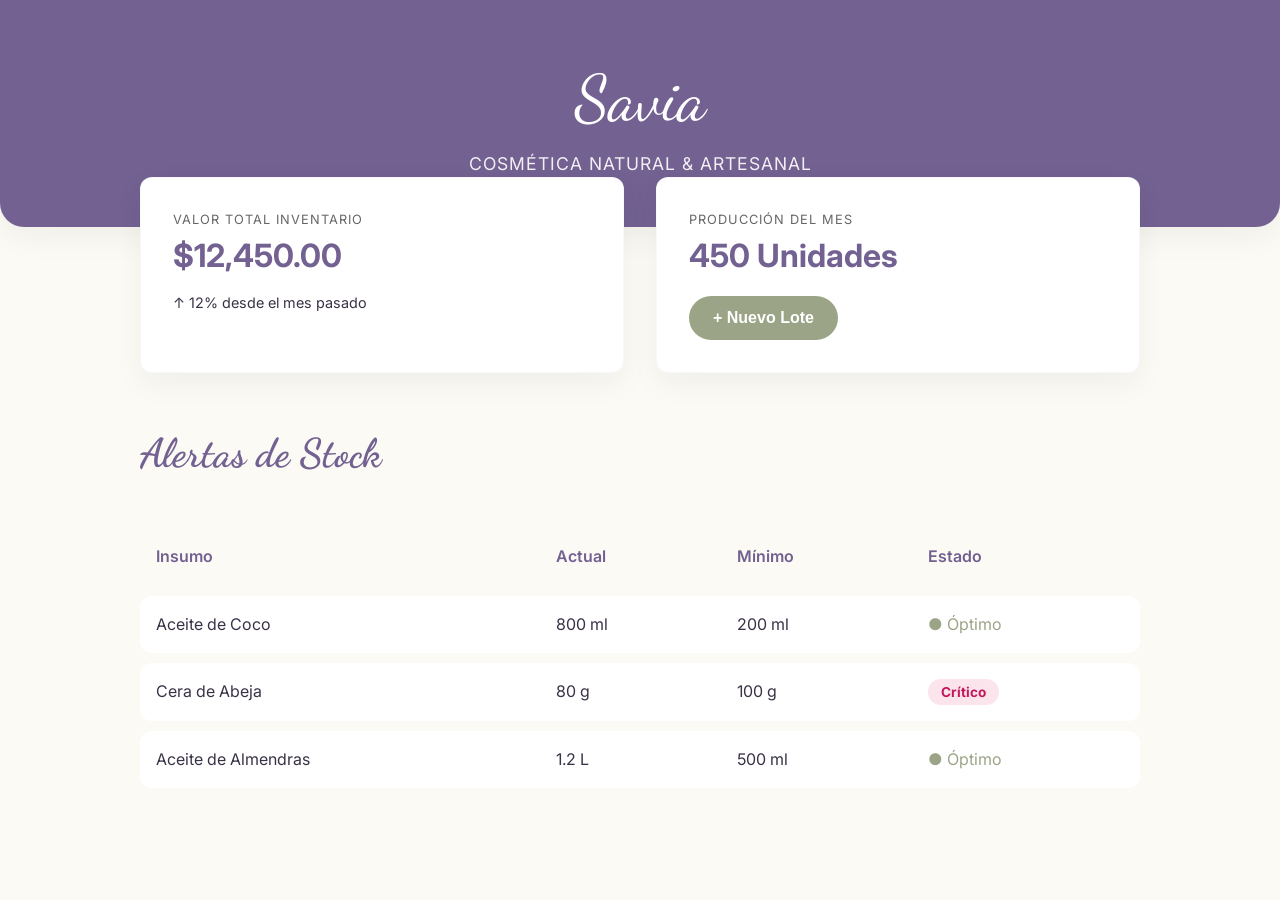
<file: dashboard_mockup.html>
<!DOCTYPE html>
<html lang="es">
<head>
    <meta charset="UTF-8">
    <meta name="viewport" content="width=device-width, initial-scale=1.0">
    <title>Savia - Gestión de Cosmética Natural</title>
    <link rel="stylesheet" href="savia_styles.css">
    <link href="https://fonts.googleapis.com/css2?family=Dancing+Script:wght@400;700&family=Inter:wght@300;400;600&display=swap" rel="stylesheet">
    <style>
        .container {
            max-width: 1000px;
            margin: -50px auto 50px auto;
            padding: 0 20px;
        }
        .grid {
            display: grid;
            grid-template-columns: repeat(auto-fit, minmax(300px, 1fr));
            gap: 2rem;
        }
        .header-content {
            display: flex;
            flex-direction: column;
            align-items: center;
        }
        .icon-leaf {
            width: 40px;
            margin-bottom: 0.5rem;
            filter: invert(1); /* To make it white in header */
        }
        .stat-value {
            font-size: 2rem;
            font-weight: 700;
            color: var(--savia-deep-violet);
        }
        .stat-label {
            color: #666;
            text-transform: uppercase;
            font-size: 0.8rem;
            letter-spacing: 1px;
        }
    </style>
</head>
<body>

<header>
    <div class="header-content">
        <h1>Savia</h1>
        <div class="subtitle">COSMÉTICA NATURAL & ARTESANAL</div>
    </div>
</header>

<div class="container">
    <div class="grid">
        <!-- KPI Cards -->
        <div class="card">
            <div class="stat-label">Valor Total Inventario</div>
            <div class="stat-value">$12,450.00</div>
            <p style="font-size: 0.9rem; margin-top: 10px;">↑ 12% desde el mes pasado</p>
        </div>

        <div class="card">
            <div class="stat-label">Producción del Mes</div>
            <div class="stat-value">450 Unidades</div>
            <button class="btn-primary" style="margin-top: 15px;">+ Nuevo Lote</button>
        </div>
    </div>

    <h2 style="margin-top: 3rem; color: var(--savia-deep-violet); font-family: var(--font-handwritten); font-size: 2.5rem;">Alertas de Stock</h2>
    
    <table>
        <thead>
            <tr>
                <th>Insumo</th>
                <th>Actual</th>
                <th>Mínimo</th>
                <th>Estado</th>
            </tr>
        </thead>
        <tbody>
            <tr>
                <td>Aceite de Coco</td>
                <td>800 ml</td>
                <td>200 ml</td>
                <td><span style="color: var(--savia-moss-green)">● Óptimo</span></td>
            </tr>
            <tr>
                <td>Cera de Abeja</td>
                <td>80 g</td>
                <td>100 g</td>
                <td><span class="badge-low-stock">Crítico</span></td>
            </tr>
            <tr>
                <td>Aceite de Almendras</td>
                <td>1.2 L</td>
                <td>500 ml</td>
                <td><span style="color: var(--savia-moss-green)">● Óptimo</span></td>
            </tr>
        </tbody>
    </table>
</div>

</body>
</html>
</file>
<file: savia_styles.css>
/* Savia Brand Identity - CSS Design System */

:root {
    /* Main Colors from Logo */
    --savia-deep-violet: #726191; /* Background color of the logo */
    --savia-moss-green: #9ba486;  /* Leaf/branch color from logo */
    --savia-soft-white: #fbfaf5;  /* Organic off-white for backgrounds */
    --savia-text-dark: #3a3247;   /* For high contrast text */
    
    /* Typography */
    --font-handwritten: 'Dancing Script', cursive;
    --font-sans: 'Inter', system-ui, -apple-system, sans-serif;
    
    /* Spacing & Borders */
    --radius-lg: 24px;
    --radius-md: 12px;
    --shadow-soft: 0 10px 30px rgba(0, 0, 0, 0.05);
}

body {
    background-color: var(--savia-soft-white);
    color: var(--savia-text-dark);
    font-family: var(--font-sans);
    margin: 0;
    line-height: 1.6;
}

/* Header with Logo Background Style */
header {
    background-color: var(--savia-deep-violet);
    color: white;
    padding: 3rem 2rem;
    text-align: center;
    border-radius: 0 0 var(--radius-lg) var(--radius-lg);
    box-shadow: var(--shadow-soft);
}

header h1 {
    font-family: var(--font-handwritten);
    font-size: 4rem;
    margin: 0;
    font-weight: 400;
}

.subtitle {
    font-size: 1.1rem;
    opacity: 0.9;
    letter-spacing: 1px;
}

/* Dashboard Cards */
.card {
    background: white;
    padding: 2rem;
    border-radius: var(--radius-md);
    box-shadow: var(--shadow-soft);
    border: 1px solid rgba(114, 97, 145, 0.05);
    transition: transform 0.3s ease;
}

.card:hover {
    transform: translateY(-5px);
}

/* Action Buttons */
.btn-primary {
    background-color: var(--savia-moss-green);
    color: white;
    border: none;
    padding: 0.8rem 1.5rem;
    border-radius: 30px;
    font-size: 1rem;
    font-weight: 600;
    cursor: pointer;
    transition: all 0.2s ease;
    display: inline-flex;
    align-items: center;
    gap: 0.5rem;
}

.btn-primary:hover {
    background-color: #8a9474;
    box-shadow: 0 4px 12px rgba(155, 164, 134, 0.3);
}

/* Tables & Data */
table {
    width: 100%;
    border-collapse: separate;
    border-spacing: 0 10px;
}

th {
    text-align: left;
    color: var(--savia-deep-violet);
    padding: 1rem;
    font-weight: 600;
}

td {
    background: white;
    padding: 1rem;
}

td:first-child { border-radius: var(--radius-md) 0 0 var(--radius-md); }
td:last-child { border-radius: 0 var(--radius-md) var(--radius-md) 0; }

/* Alerts */
.badge-low-stock {
    background-color: #fce4ec;
    color: #c2185b;
    padding: 0.3rem 0.8rem;
    border-radius: 20px;
    font-size: 0.85rem;
    font-weight: bold;
}
</file>
